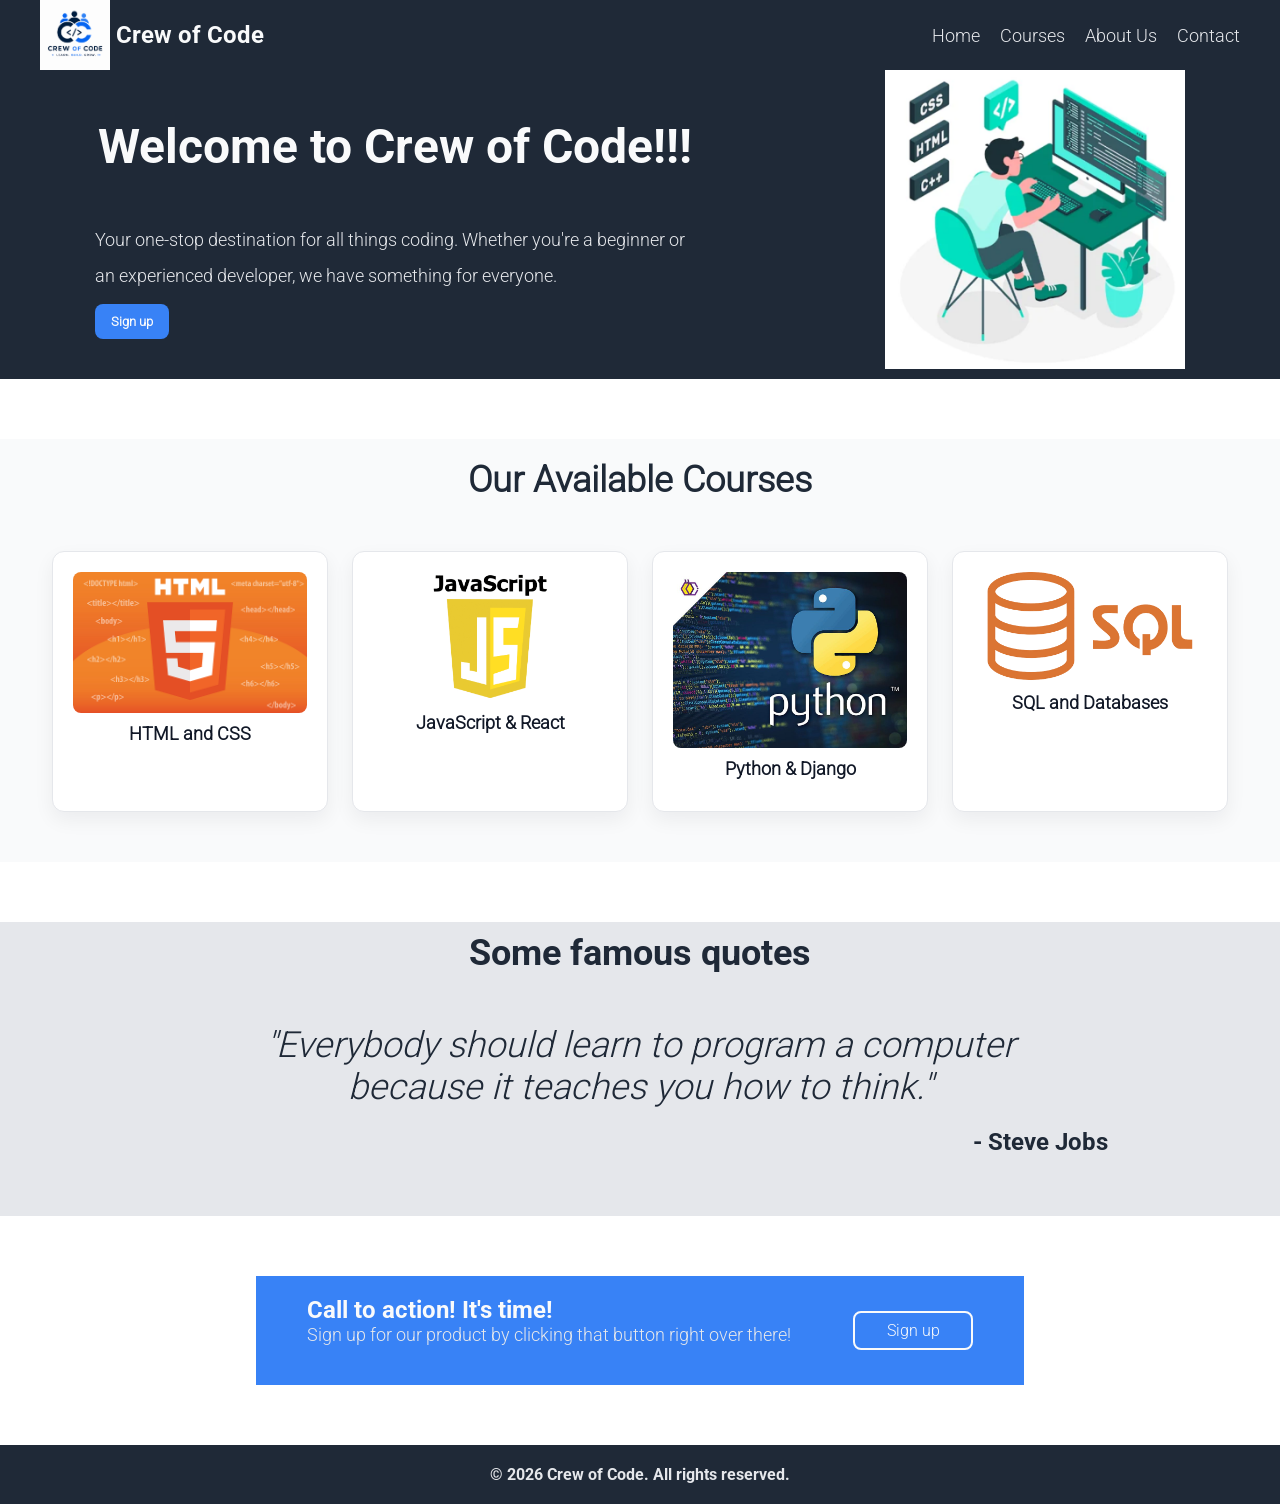
<file: index.html>
<!doctype html>
<html lang="en">
  <head>
    <meta charset="UTF-8" />
    <meta http-equiv="X-UA-Compatible" content="IE=edge" />
    <meta name="viewport" content="width=device-width, initial-scale=1.0" />
    <title>Crew of Code</title>
    <link rel="stylesheet" href="css/styles.css" />
  </head>
  <body>
    <header>
      <div class="header-content">
        <a href="index.html" class="logo">
          <img src="logo/logo.png" alt="Crew of Code Logo" />
          <span>Crew of Code</span>
        </a>
        <input type="checkbox" id="nav-toggle" class="nav-toggle" />
        <label
          for="nav-toggle"
          class="menu-toggle"
          aria-label="Toggle navigation"
        >
          <span></span>
          <span></span>
          <span></span>
        </label>
        <nav aria-label="Main Navigation">
          <ul>
            <li><a href="index.html">Home</a></li>
            <li><a href="./pages/course.html">Courses</a></li>
            <li><a href="./pages/about-us.html">About Us</a></li>
            <li><a href="./pages/contact-us.html">Contact</a></li>
          </ul>
        </nav>
      </div>
    </header>
    <main>
      <section id="hero" class="hero" aria-labelledby="hero-title">
        <div class="hero-content">
          <h1>Welcome to Crew of Code!!!</h1>
          <p>
            Your one-stop destination for all things coding. Whether you're a
            beginner or an experienced developer, we have something for
            everyone.
          </p>
          <a href="./pages/sign-up.html">
            <button class="hero-button">Sign up</button>
          </a>
        </div>
        <figure class="hero-image">
          <img src="images/coding.png" alt="Person coding on a computer" />
        </figure>
      </section>
      <section id="courses">
        <h2>Our Available Courses</h2>
        <div class="course-list">
          <div class="course-card">
            <figure>
              <a href="./pages/course.html">
                <img src="images/html.jpg" alt="HTML and CSS" />
                <figcaption>HTML and CSS</figcaption>
              </a>
            </figure>
          </div>
          <div class="course-card">
            <figure>
              <a href="./pages/course.html">
                <img src="images/javascript.jpg" alt="JavaScript" />
                <figcaption>JavaScript & React</figcaption>
              </a>
            </figure>
          </div>
          <div class="course-card">
            <figure>
              <a href="./pages/course.html">
                <img src="images/python.jpg" alt="Python" />
                <figcaption>Python & Django</figcaption>
              </a>
            </figure>
          </div>
          <div class="course-card">
            <figure>
              <a href="./pages/course.html">
                <img src="images/sql db.png" alt="SQL" />
                <figcaption>SQL and Databases</figcaption>
              </a>
            </figure>
          </div>
        </div>
      </section>
      <section id="quotes">
        <h2>Some famous quotes</h2>
        <blockquote>
          <p>
            "Everybody should learn to program a computer because it teaches you
            how to think."
          </p>
          <cite>- Steve Jobs</cite>
        </blockquote>
      </section>
      <section id="call-to-action">
        <div class="cta-content">
          <h4>Call to action! It's time!</h4>
          <p>
            Sign up for our product by clicking that button right over there!
          </p>
        </div>
        <a href="./pages/sign-up.html">
          <button>Sign up</button>
        </a>
      </section>
    </main>
    <footer>
      <p>&copy; 2026 Crew of Code. All rights reserved.</p>
    </footer>
  </body>
</html>
</file>
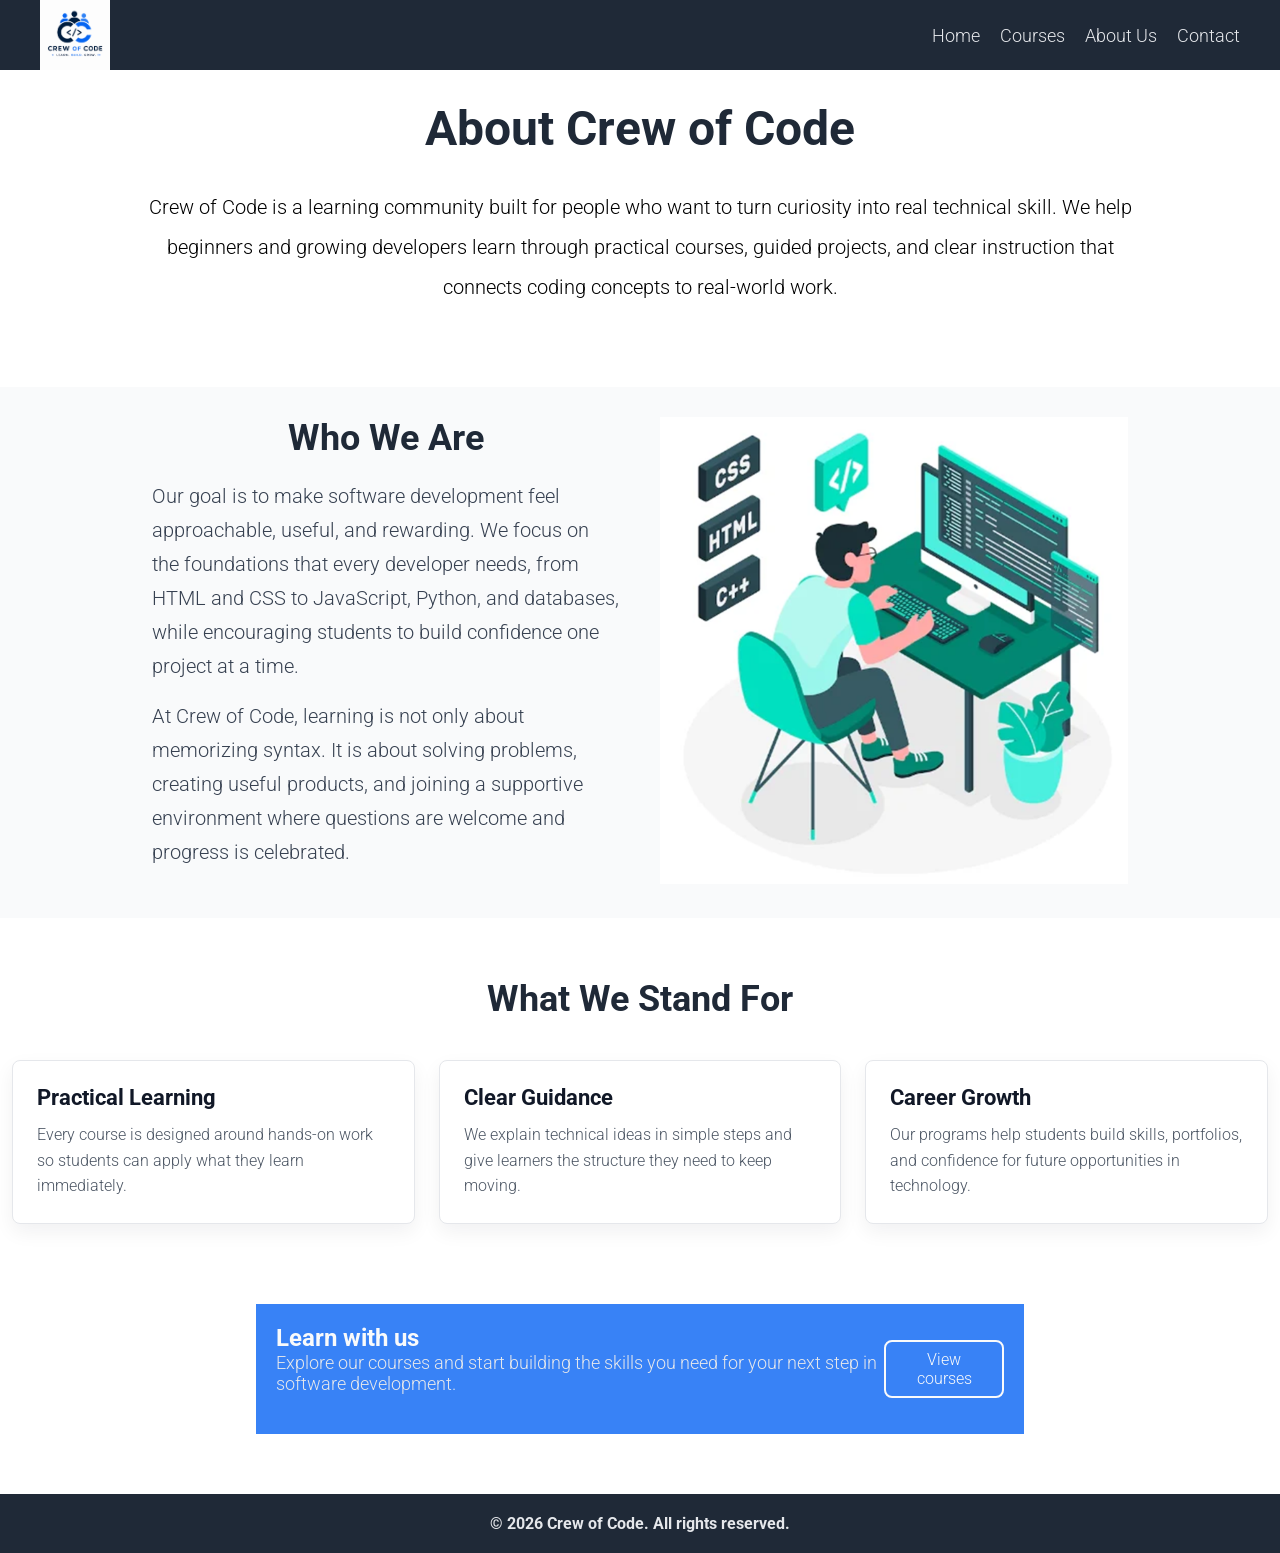
<file: pages/about-us.html>
<!doctype html>
<html lang="en">
  <head>
    <meta charset="UTF-8" />
    <meta http-equiv="X-UA-Compatible" content="IE=edge" />
    <meta name="viewport" content="width=device-width, initial-scale=1.0" />
    <title>Crew of Code | About Us</title>
    <link rel="stylesheet" href="../css/styles.css" />
  </head>
  <body>
    <header>
      <div class="header-content">
        <div class="logo">
          <img src="../logo/logo.png" alt="Crew of Code Logo" />
        </div>
        <nav>
          <ul>
            <li><a href="../index.html">Home</a></li>
            <li><a href="course.html">Courses</a></li>
            <li><a href="about-us.html">About Us</a></li>
            <li><a href="contact-us.html">Contact</a></li>
          </ul>
        </nav>
      </div>
    </header>
    <main>
      <section class="hero about-hero">
        <div class="hero-content-others">
          <h1>About Crew of Code</h1>
          <p>
            Crew of Code is a learning community built for people who want to
            turn curiosity into real technical skill. We help beginners and
            growing developers learn through practical courses, guided projects,
            and clear instruction that connects coding concepts to real-world
            work.
          </p>
        </div>
      </section>

      <section id="about-story">
        <div class="about-story-content">
          <div class="about-text">
            <h2>Who We Are</h2>
            <p>
              Our goal is to make software development feel approachable,
              useful, and rewarding. We focus on the foundations that every
              developer needs, from HTML and CSS to JavaScript, Python, and
              databases, while encouraging students to build confidence one
              project at a time.
            </p>
            <p>
              At Crew of Code, learning is not only about memorizing syntax. It
              is about solving problems, creating useful products, and joining a
              supportive environment where questions are welcome and progress is
              celebrated.
            </p>
          </div>
          <div class="about-image">
            <img src="../images/coding.png" alt="Students learning to code" />
          </div>
        </div>
      </section>

      <section id="about-values">
        <h2>What We Stand For</h2>
        <div class="value-list">
          <div class="value-card">
            <h3>Practical Learning</h3>
            <p>
              Every course is designed around hands-on work so students can
              apply what they learn immediately.
            </p>
          </div>
          <div class="value-card">
            <h3>Clear Guidance</h3>
            <p>
              We explain technical ideas in simple steps and give learners the
              structure they need to keep moving.
            </p>
          </div>
          <div class="value-card">
            <h3>Career Growth</h3>
            <p>
              Our programs help students build skills, portfolios, and
              confidence for future opportunities in technology.
            </p>
          </div>
        </div>
      </section>

      <section id="call-to-action">
        <div class="cta-content">
          <h4>Learn with us</h4>
          <p>
            Explore our courses and start building the skills you need for your
            next step in software development.
          </p>
        </div>
        <a href="course.html">
          <button>View courses</button>
        </a>
      </section>
    </main>
    <footer>
      <p>&copy; 2026 Crew of Code. All rights reserved.</p>
    </footer>
  </body>
</html>
</file>
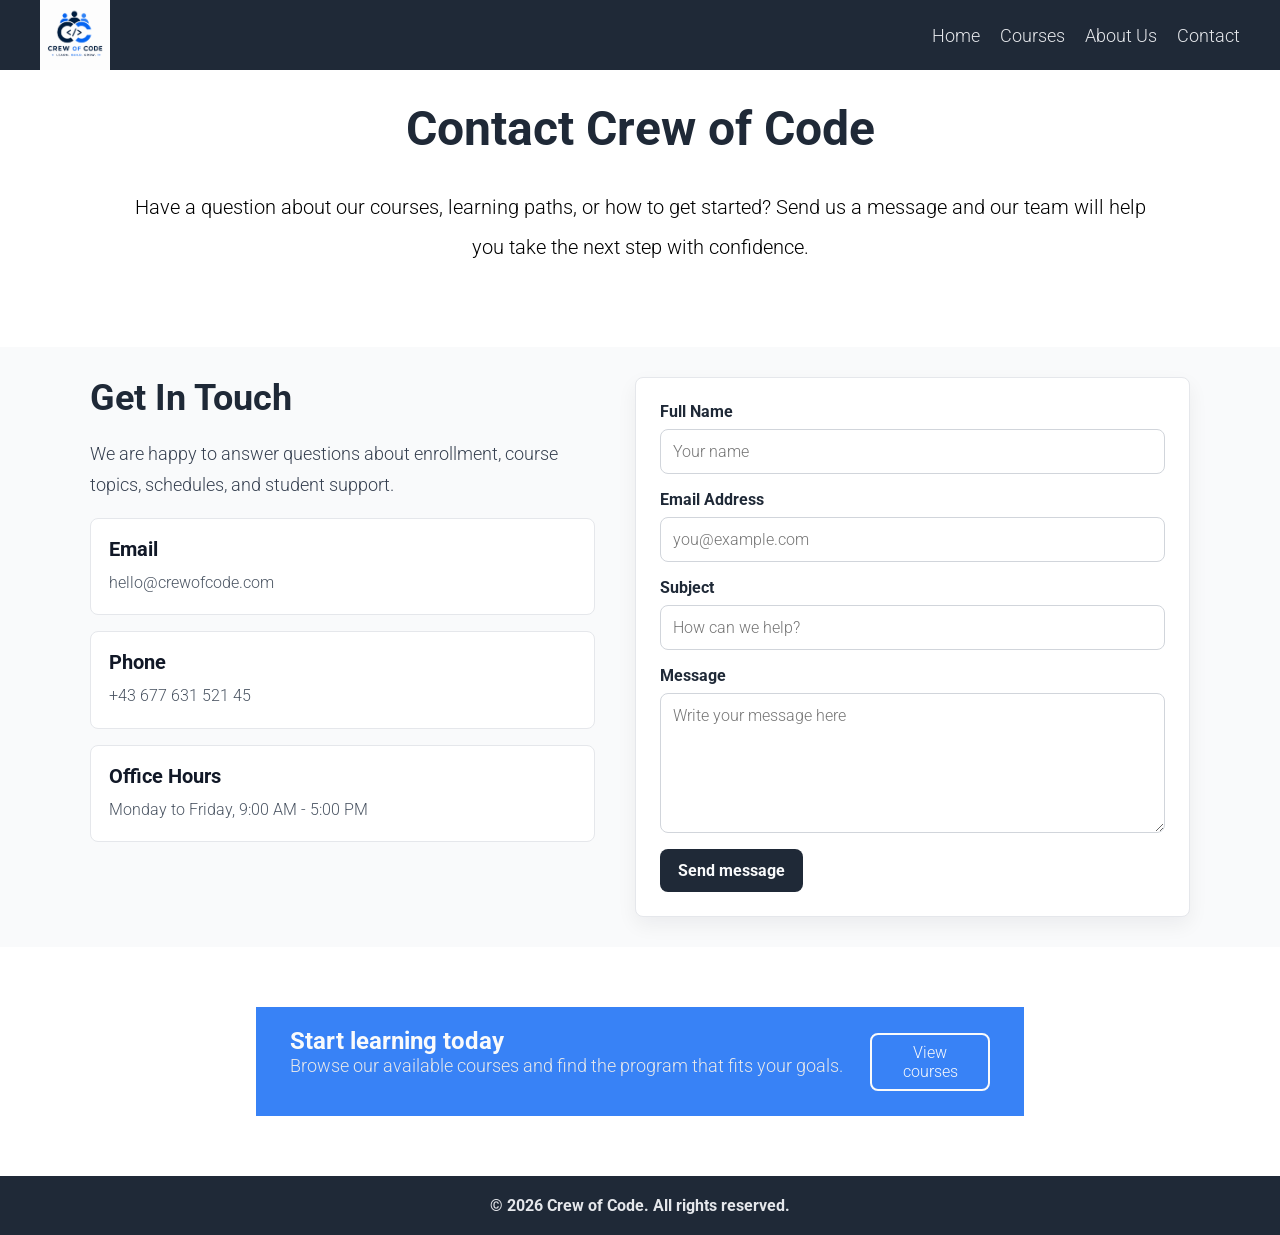
<file: pages/contact-us.html>
<!doctype html>
<html lang="en">
  <head>
    <meta charset="UTF-8" />
    <meta http-equiv="X-UA-Compatible" content="IE=edge" />
    <meta name="viewport" content="width=device-width, initial-scale=1.0" />
    <title>Crew of Code | Contact Us</title>
    <link rel="stylesheet" href="../css/styles.css" />
  </head>
  <body>
    <header>
      <div class="header-content">
        <div class="logo">
          <img src="../logo/logo.png" alt="Crew of Code Logo" />
        </div>
        <nav>
          <ul>
            <li><a href="../index.html">Home</a></li>
            <li><a href="course.html">Courses</a></li>
            <li><a href="about-us.html">About Us</a></li>
            <li><a href="contact-us.html">Contact</a></li>
          </ul>
        </nav>
      </div>
    </header>
    <main>
      <section class="hero contact-hero">
        <div class="hero-content-others">
          <h1>Contact Crew of Code</h1>
          <p>
            Have a question about our courses, learning paths, or how to get
            started? Send us a message and our team will help you take the next
            step with confidence.
          </p>
        </div>
      </section>

      <section id="contact-section">
        <div class="contact-content">
          <div class="contact-info">
            <h2>Get In Touch</h2>
            <p>
              We are happy to answer questions about enrollment, course topics,
              schedules, and student support.
            </p>

            <div class="contact-detail">
              <h3>Email</h3>
              <p>hello@crewofcode.com</p>
            </div>
            <div class="contact-detail">
              <h3>Phone</h3>
              <p>+43 677 631 521 45</p>
            </div>
            <div class="contact-detail">
              <h3>Office Hours</h3>
              <p>Monday to Friday, 9:00 AM - 5:00 PM</p>
            </div>
          </div>

          <form class="contact-form">
            <label for="name">Full Name</label>
            <input type="text" id="name" name="name" placeholder="Your name" />

            <label for="email">Email Address</label>
            <input
              type="email"
              id="email"
              name="email"
              placeholder="you@example.com"
            />

            <label for="subject">Subject</label>
            <input
              type="text"
              id="subject"
              name="subject"
              placeholder="How can we help?"
            />

            <label for="message">Message</label>
            <textarea
              id="message"
              name="message"
              rows="6"
              placeholder="Write your message here"
            ></textarea>

            <button type="submit">Send message</button>
          </form>
        </div>
      </section>

      <section id="call-to-action">
        <div class="cta-content">
          <h4>Start learning today</h4>
          <p>
            Browse our available courses and find the program that fits your
            goals.
          </p>
        </div>
        <a href="course.html">
          <button>View courses</button>
        </a>
      </section>
    </main>
    <footer>
      <p>&copy; 2026 Crew of Code. All rights reserved.</p>
    </footer>
  </body>
</html>
</file>
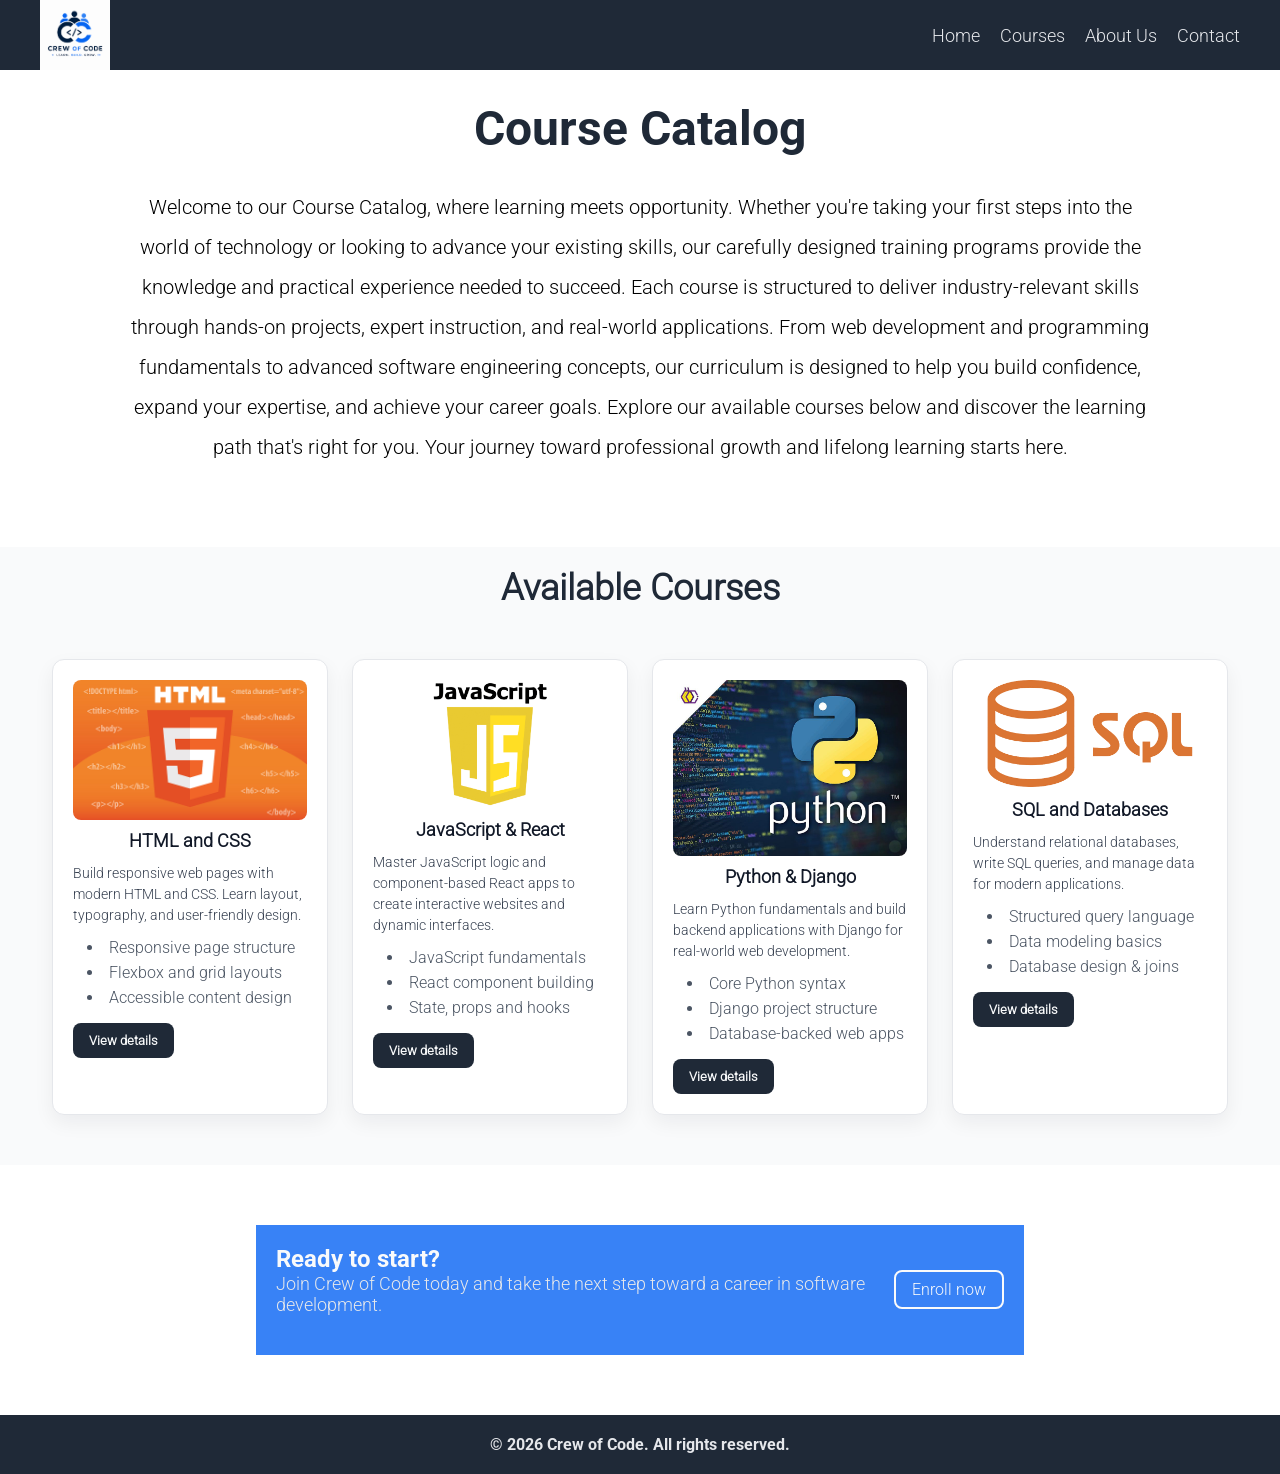
<file: pages/course.html>
<!doctype html>
<html lang="en">
  <head>
    <meta charset="UTF-8" />
    <meta http-equiv="X-UA-Compatible" content="IE=edge" />
    <meta name="viewport" content="width=device-width, initial-scale=1.0" />
    <title>Crew of Code | Courses</title>
    <link rel="stylesheet" href="../css/styles.css" />
  </head>
  <body>
    <header>
      <div class="header-content">
        <div class="logo">
          <img src="../logo/logo.png" alt="Crew of Code Logo" />
        </div>
        <nav>
          <ul>
            <li><a href="../index.html">Home</a></li>
            <li><a href="course.html">Courses</a></li>
            <li><a href="about-us.html">About Us</a></li>
            <li><a href="contact-us.html">Contact</a></li>
          </ul>
        </nav>
      </div>
    </header>
    <main>
      <section class="hero course-hero">
        <div class="hero-content-others">
          <h1>Course Catalog</h1>
          <p>
            Welcome to our Course Catalog, where learning meets opportunity.
            Whether you're taking your first steps into the world of technology
            or looking to advance your existing skills, our carefully designed
            training programs provide the knowledge and practical experience
            needed to succeed. Each course is structured to deliver
            industry-relevant skills through hands-on projects, expert
            instruction, and real-world applications. From web development and
            programming fundamentals to advanced software engineering concepts,
            our curriculum is designed to help you build confidence, expand your
            expertise, and achieve your career goals. Explore our available
            courses below and discover the learning path that's right for you.
            Your journey toward professional growth and lifelong learning starts
            here.
          </p>
        </div>
      </section>
      <section id="courses">
        <h2>Available Courses</h2>
        <div class="course-list">
          <div class="course-card">
            <figure>
              <img src="../images/html.jpg" alt="HTML and CSS" />
              <figcaption>HTML and CSS</figcaption>
            </figure>
            <p>
              Build responsive web pages with modern HTML and CSS. Learn layout,
              typography, and user-friendly design.
            </p>
            <ul>
              <li>Responsive page structure</li>
              <li>Flexbox and grid layouts</li>
              <li>Accessible content design</li>
            </ul>
            <button class="course-button">View details</button>
          </div>
          <div class="course-card">
            <figure>
              <img src="../images/javascript.jpg" alt="JavaScript" />
              <figcaption>JavaScript & React</figcaption>
            </figure>
            <p>
              Master JavaScript logic and component-based React apps to create
              interactive websites and dynamic interfaces.
            </p>
            <ul>
              <li>JavaScript fundamentals</li>
              <li>React component building</li>
              <li>State, props and hooks</li>
            </ul>
            <button class="course-button">View details</button>
          </div>
          <div class="course-card">
            <figure>
              <img src="../images/python.jpg" alt="Python" />
              <figcaption>Python & Django</figcaption>
            </figure>
            <p>
              Learn Python fundamentals and build backend applications with
              Django for real-world web development.
            </p>
            <ul>
              <li>Core Python syntax</li>
              <li>Django project structure</li>
              <li>Database-backed web apps</li>
            </ul>
            <button class="course-button">View details</button>
          </div>
          <div class="course-card">
            <figure>
              <img src="../images/sql db.png" alt="SQL" />
              <figcaption>SQL and Databases</figcaption>
            </figure>
            <p>
              Understand relational databases, write SQL queries, and manage
              data for modern applications.
            </p>
            <ul>
              <li>Structured query language</li>
              <li>Data modeling basics</li>
              <li>Database design & joins</li>
            </ul>
            <button class="course-button">View details</button>
          </div>
        </div>
      </section>
      <section id="call-to-action">
        <div class="cta-content">
          <h4>Ready to start?</h4>
          <p>
            Join Crew of Code today and take the next step toward a career in
            software development.
          </p>
        </div>
        <button>Enroll now</button>
      </section>
    </main>
    <footer>
      <p>&copy; 2026 Crew of Code. All rights reserved.</p>
    </footer>
  </body>
</html>
</file>
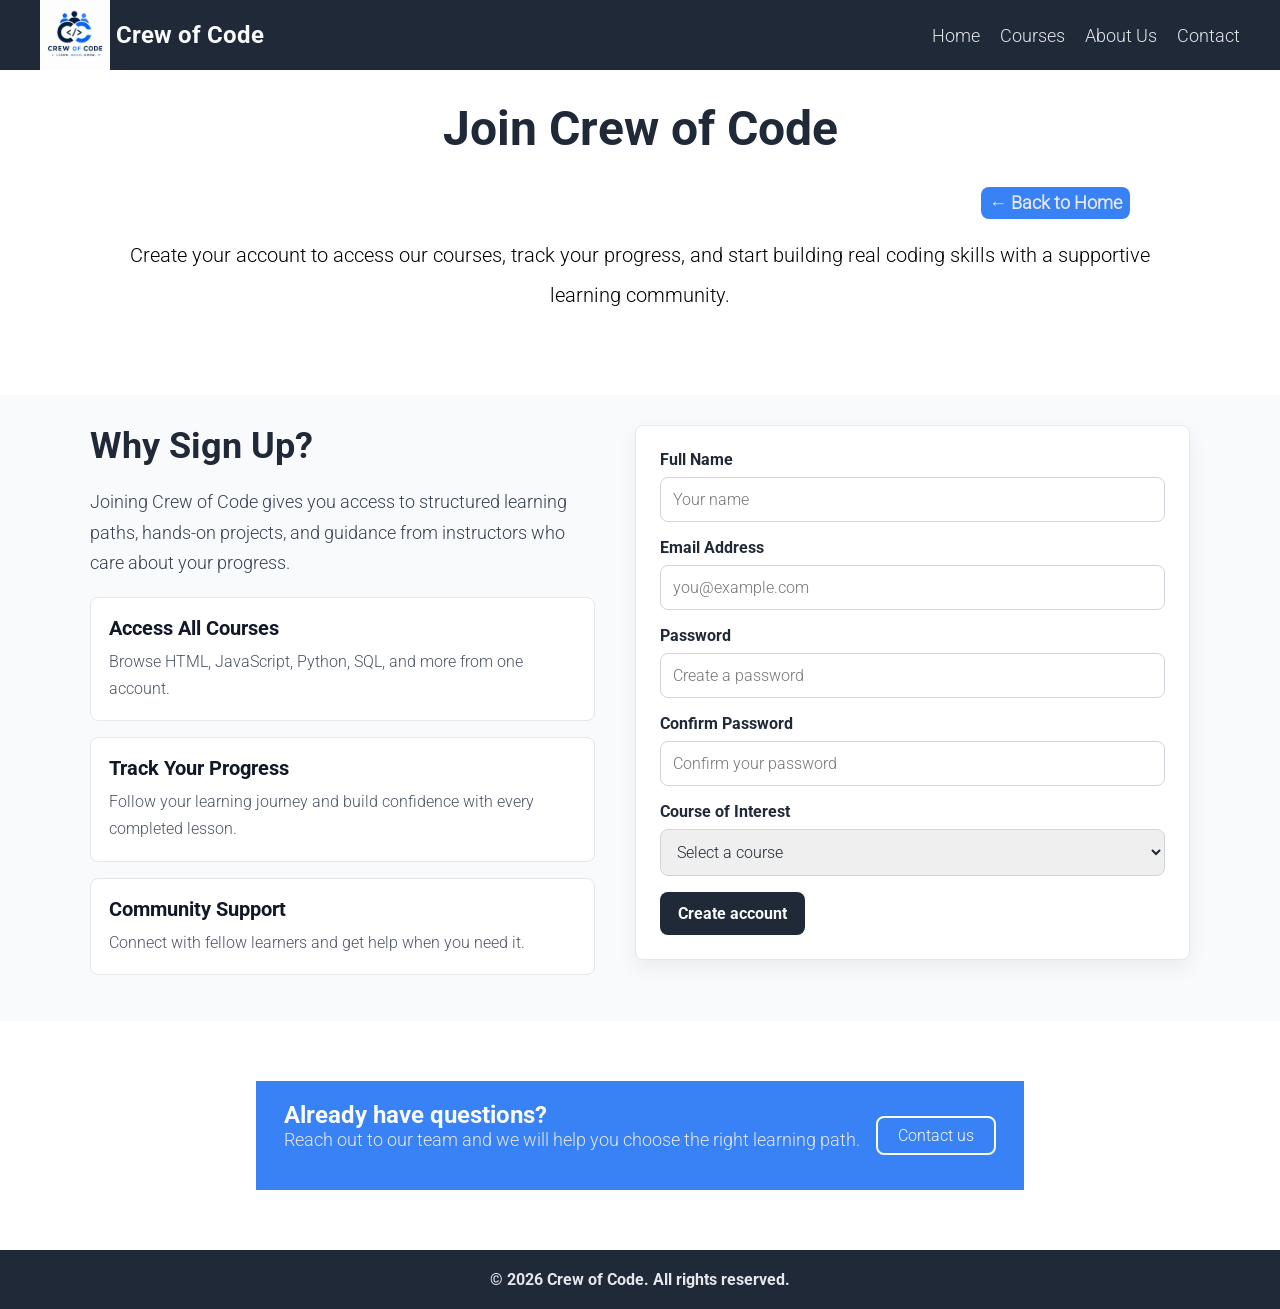
<file: pages/sign-up.html>
<!doctype html>
<html lang="en">
  <head>
    <meta charset="UTF-8" />
    <meta http-equiv="X-UA-Compatible" content="IE=edge" />
    <meta name="viewport" content="width=device-width, initial-scale=1.0" />
    <title>Crew of Code | Sign Up</title>
    <link rel="stylesheet" href="../css/styles.css" />
  </head>
  <body>
    <header>
      <div class="header-content">
        <div class="logo">
          <a href="../index.html" class="logo">
            <img src="../logo/logo.png" alt="Crew of Code Logo" />
            <span>Crew of Code</span>
          </a>
        </div>
        <input type="checkbox" id="nav-toggle" class="nav-toggle" />
        <label
          for="nav-toggle"
          class="menu-toggle"
          aria-label="Toggle navigation"
        >
          <span></span>
          <span></span>
          <span></span>
        </label>
        <nav>
          <ul>
            <li><a href="../index.html">Home</a></li>
            <li><a href="course.html">Courses</a></li>
            <li><a href="about-us.html">About Us</a></li>
            <li><a href="contact-us.html">Contact</a></li>
          </ul>
        </nav>
      </div>
    </header>
    <main>
      <section class="hero contact-hero">
        <div class="hero-content-others">
          <h1>Join Crew of Code</h1>
          <a href="../index.html">
            <button id="back-home">← Back to Home</button>
          </a>
          <p>
            Create your account to access our courses, track your progress, and
            start building real coding skills with a supportive learning
            community.
          </p>
        </div>
      </section>

      <section id="sign-up-section">
        <div class="sign-up-content">
          <div class="sign-up-info">
            <h2>Why Sign Up?</h2>
            <p>
              Joining Crew of Code gives you access to structured learning paths,
              hands-on projects, and guidance from instructors who care about
              your progress.
            </p>

            <div class="sign-up-detail">
              <h3>Access All Courses</h3>
              <p>
                Browse HTML, JavaScript, Python, SQL, and more from one account.
              </p>
            </div>
            <div class="sign-up-detail">
              <h3>Track Your Progress</h3>
              <p>
                Follow your learning journey and build confidence with every
                completed lesson.
              </p>
            </div>
            <div class="sign-up-detail">
              <h3>Community Support</h3>
              <p>
                Connect with fellow learners and get help when you need it.
              </p>
            </div>
          </div>

          <form class="sign-up-form">
            <label for="name">Full Name</label>
            <input
              type="text"
              id="name"
              name="name"
              placeholder="Your name"
              required
            />

            <label for="email">Email Address</label>
            <input
              type="email"
              id="email"
              name="email"
              placeholder="you@example.com"
              required
            />

            <label for="password">Password</label>
            <input
              type="password"
              id="password"
              name="password"
              placeholder="Create a password"
              required
            />

            <label for="confirm-password">Confirm Password</label>
            <input
              type="password"
              id="confirm-password"
              name="confirm-password"
              placeholder="Confirm your password"
              required
            />

            <label for="course-interest">Course of Interest</label>
            <select id="course-interest" name="course-interest" required>
              <option value="">Select a course</option>
              <option value="html-css">HTML and CSS</option>
              <option value="javascript-react">JavaScript & React</option>
              <option value="python-django">Python & Django</option>
              <option value="sql-databases">SQL and Databases</option>
            </select>

            <button type="submit">Create account</button>
          </form>
        </div>
      </section>

      <section id="call-to-action">
        <div class="cta-content">
          <h4>Already have questions?</h4>
          <p>
            Reach out to our team and we will help you choose the right learning
            path.
          </p>
        </div>
        <a href="contact-us.html">
          <button>Contact us</button>
        </a>
      </section>
    </main>
    <footer>
      <p>&copy; 2026 Crew of Code. All rights reserved.</p>
    </footer>
  </body>
</html>
</file>
<file: css/styles.css>
@font-face {
    font-family: Roboto;
    src: url("../fonts/static/Roboto-Light.ttf") format("truetype");
    font-display: swap;
}

@font-face {
    font-family: Roboto-Bold;
    src: url("../fonts/static/Roboto-Bold.ttf") format("truetype");
    font-weight: bold;
    font-display: swap;
}

* {
    margin: 0;
    padding: 0;
    box-sizing: border-box;
    font-family: Roboto;
}

body {
    margin: 0 auto;
    min-height: 100vh;
}

header {
    margin: 0 auto;
    background-color: #1F2937;
    justify-content: space-around;
}

header .header-content {
    display: flex;
    justify-content: space-between;
    width: calc(100% - 24px);
    max-width: 1200px;
    margin: 0 auto;
    align-items: center;
}

header a {
    color: #E5E7EB;
    text-decoration: none;
}

header .header-content {
    position: relative;
}

header nav {
    margin: 0;
    display: flex;
    font-size: 18px;
}

header nav ul {
    list-style: none;
    display: flex;
    gap: 20px;
    margin: 0;
    padding: 0;
}

.nav-toggle {
    display: none;
}

.menu-toggle {
    display: none;
    cursor: pointer;
    background: transparent;
    border: none;
    padding: 8px;
}

.menu-toggle span {
    display: block;
    width: 24px;
    height: 3px;
    background: #E5E7EB;
    margin: 4px 0;
    border-radius: 2px;
}

.hero-content-others {
    display: flex;
    flex-direction: column;
    align-items: flex-start;
}

.hero-content-others > a {
    align-self: flex-end;
    margin-bottom: 16px;
    margin-right: 150px;
}

#back-home {
    color: #E5E7EB;
    text-decoration: none;
    background-color: #3882F6;
    border: none;
    border-radius: 8px;
    padding: 5px 8px;
    cursor: pointer;
    font-weight: bold;
    font-size: 18px;
    align-items: center;
}

#hero {
    display: flex;
    flex-direction: row;
    justify-content: space-around;
    background-color: #1F2937;
    align-items: left;
    margin: 0 auto;
}

.hero .hero-content {
    display: flex;
    flex-direction: column;
    width: calc(100% - 24px);
    max-width: 600px;
    align-items: left;
    margin-bottom: 40px;
}

.hero .hero-content h1 {
    margin: auto;
    font-size: 48px;
    font-weight: 800;
    color: #F9FAFB;
    font-family: Roboto-Bold;
    max-width: 800px;
}

.hero .hero-content p {
    margin-bottom: 10px;
    font-size: 18px;
    line-height: 2.0;
    font-family: Roboto;
    color: #E5E7EB;
}

.hero .hero-content button {
    background-color: #3882F6;
    color: #F9FAFB;
    border: none;
    border-radius: 8px;
    padding: 10px 16px;
    cursor: pointer;
    font-weight: 700;
}

.hero .hero-content button:hover {
    background-color: #2a6bc0;
}

#hero .hero-image {
    width: 300px;
    height: auto;
    margin-bottom: 10px;
}

#hero .hero-image img {
    max-width: 100%;
    height: auto;
    display: block;
}

.hero-content-others h1 {
    color: #1F2937;
    font-size: 48px;
    max-width: 800px;
    margin: 30px auto;
    font-family: Roboto-Bold;
    font-weight: 800;
    text-align: center;
}

.hero-content-others p {
    margin: 0 auto 20px;
    font-size: 20px;
    max-width: 80%;
    line-height: 2.0;
    text-align: center;
}

.logo {
    display: flex;
    align-items: center;
    gap: 6px;
}

.logo img {
    width: 70px;
    height: auto;
    display: block;
}

.logo span {
    color: #F9FAFB;
    font-family: Roboto-Bold;
    font-size: 24px;
    font-weight: bold;
    text-align: center;
}
footer {
    background-color: #1F2937;
    color: #E5E7EB;
    text-align: center;
    padding: 20px;
    width: 100%;
}

footer p {
    margin: 0;
    font-family: Roboto-Bold;
}

#quotes {
    background-color: #E5E7EB;
    padding: 10px;
    text-align: center;
}

#quotes h2 {
    color: #1F2937;
    font-size: 36px;
    font-family: Roboto-Bold;
    font-weight: 800;
    margin-bottom: 20px;
}

#quotes blockquote {
   text-align: center;
   font-style: italic;
   margin: 50px auto;
}

#quotes p {
    color: #1F2937;
    font-size: 36px;
    font-style: light italic;
    margin: 20px auto;
    max-width: 70%;
    cursor: pointer;
}

#quotes cite {
    color: #1F2937;
    font-size: 24px;
    font-weight: 800;
    font-style: normal;
    display: block;
    font-family: Roboto-Bold;
    margin-left: 800px;
}   

#call-to-action {
    display: flex;
    margin: 60px auto 60px;
    flex-direction: row;
    justify-content: space-around;
    align-items: center;
    background-color: #3882F6;
    padding: 20px;
    text-align: center;
    width: 60%;
    
}

.cta-content {
    text-align: left;
}

#call-to-action h4 {
    color: #F9FAFB;
    font-family: Roboto-Bold;
    font-size: 24px;
    font-weight: 700;
    margin-bottom: 0;
}

#call-to-action p {
    color: #E5E7EB;
    font-size: 18px;
    margin-bottom: 20px;
}

#call-to-action button {
    background-color: #3882F6;
    color: #F9FAFB;
    border: 2px solid #F9FAFB;
    border-radius: 8px;
    border-color: #F9FAFB;
    padding: 8px 16px;
    font-size: 16px;
    cursor: pointer;
    width: 120px;
}

#call-to-action button:hover {
    background-color: #2a6bc0;
}

#courses {
    margin: 60px auto 60px;
    background-color: #F9FAFB;
    padding: 20px;
    text-align: center;
}

.course-list {
    display: flex;
    flex-wrap: wrap;
    justify-content: center;
    gap: 24px;
    padding: 30px 12px;
    max-width: 1200px;
    margin: 0 auto;
}

.course-card {
    background-color: #ffffff;
    border: 1px solid #e5e7eb;
    border-radius: 12px;
    box-shadow: 0 8px 20px rgba(15, 23, 42, 0.06);
    padding: 20px;
    width: calc(25% - 18px);
    text-align: left;
    transition: transform 180ms ease, box-shadow 180ms ease;
}

.course-card:hover {
    transform: translateY(-6px);
    box-shadow: 0 18px 40px rgba(15, 23, 42, 0.12);
    cursor: pointer;
}

.hero course-hero h1 {
    color: #1F2937;
    font-size: 48px;
    font-family: Roboto-Bold;
    font-weight: 800;
    margin-bottom: 20px;
}

.course-card a {
    color: inherit;
    text-decoration: none;
}

.course-card figure {
    margin: 0 0 12px;
}

.course-card img {
    width: 100%;
    height: auto;
    border-radius: 8px;
    display: block;
}

.course-card figcaption {
    margin-top: 10px;
    color: #111827;
    font-size: 18px;
    font-weight: 700;
    text-align: center;
}

.course-card p {
    color: #374151;
    font-size: 14px;
    line-height: 1.5;
    margin: 12px 0;
}

.course-card ul {
    list-style: disc inside;
    color: #4b5563;
    margin: 0 0 16px;
    padding-left: 14px;
}

.course-card li { margin-bottom: 6px; }

.course-button {
    display: inline-block;
    background-color: #1F2937;
    color: #F9FAFB;
    border: none;
    border-radius: 8px;
    padding: 10px 16px;
    cursor: pointer;
    font-weight: 700;
}

@media (max-width: 900px) {
    .course-card { width: calc(50% - 12px); }
}

@media (max-width: 600px) {
    .course-card { width: 100%; }
}

#courses h2 {
    color: #1F2937;
    font-size: 36px;
    font-weight: 700;
    margin-bottom: 20px;
}

#about-story {
    background-color: #F9FAFB;
    margin: 60px auto;
    padding: 30px;
}

.about-story-content {
    display: flex;
    align-items: flex-start;
    justify-content: flex-start;
    gap: 40px;
    max-width: 80%;
    margin: 0 auto;
}

.about-text {
    flex: 1;
}

.about-text p {
    color: #374151;
    font-size: 20px;
    line-height: 1.7;
    margin-bottom: 16px;
    text-align: left;
}


.about-text h2,
#about-values h2 {
    color: #1F2937;
    font-size: 36px;
    font-family: Roboto-Bold;
    font-weight: 800;
    margin-bottom: 20px;
    text-align: center;
}

.about-image {
    flex: 1;
    text-align: center;
}

.about-image img {
    max-width: 100%;
    height: auto;
}

#about-values {
    margin: 60px auto;
    text-align: center;
}

.value-list {
    display: flex;
    justify-content: center;
    gap: 24px;
    flex-wrap: wrap;
    padding: 20px 12px;
}

.value-card {
    background-color: #ffffff;
    border: 1px solid #e5e7eb;
    border-radius: 8px;
    box-shadow: 0 8px 20px rgba(15, 23, 42, 0.06);
    padding: 24px;
    text-align: left;
    width: calc(33.333% - 16px);
}

.value-card h3 {
    color: #111827;
    font-family: Roboto-Bold;
    font-size: 22px;
    margin-bottom: 12px;
}

.value-card p {
    color: #4b5563;
    font-size: 16px;
    line-height: 1.6;
}

@media (max-width: 900px) {
    .about-story-content {
        flex-direction: column;
    }

    .value-card {
        width: calc(50% - 12px);
    }
}

@media (max-width: 600px) {
    .value-card {
        width: 100%;
    }
}

#contact-section {
    background-color: #F9FAFB;
    margin: 60px auto;
    padding: 30px;
}

.contact-content {
    display: flex;
    align-items: flex-start;
    justify-content: center;
    gap: 40px;
    max-width: 1100px;
    margin: 0 auto;
}

.contact-info,
.contact-form {
    flex: 1;
}

.contact-info h2 {
    color: #1F2937;
    font-family: Roboto-Bold;
    font-size: 36px;
    font-weight: 800;
    margin-bottom: 20px;
}

.contact-info p {
    color: #374151;
    font-size: 18px;
    line-height: 1.7;
    margin-bottom: 18px;
}

.contact-detail {
    background-color: #ffffff;
    border: 1px solid #e5e7eb;
    border-radius: 8px;
    margin-bottom: 16px;
    padding: 18px;
}

.contact-detail h3 {
    color: #111827;
    font-family: Roboto-Bold;
    font-size: 20px;
    margin-bottom: 8px;
}

.contact-detail p {
    color: #4b5563;
    font-size: 16px;
    margin-bottom: 0;
}

.contact-form {
    background-color: #ffffff;
    border: 1px solid #e5e7eb;
    border-radius: 8px;
    box-shadow: 0 8px 20px rgba(15, 23, 42, 0.06);
    padding: 24px;
}

.contact-form label {
    color: #1F2937;
    display: block;
    font-family: Roboto-Bold;
    font-size: 16px;
    margin-bottom: 8px;
}

.contact-form input,
.contact-form textarea {
    border: 1px solid #d1d5db;
    border-radius: 8px;
    color: #1F2937;
    display: block;
    font-size: 16px;
    margin-bottom: 16px;
    padding: 12px;
    width: 100%;
}

.contact-form textarea {
    resize: vertical;
}

.contact-form button {
    background-color: #1F2937;
    border: none;
    border-radius: 8px;
    color: #F9FAFB;
    cursor: pointer;
    font-family: Roboto-Bold;
    font-size: 16px;
    padding: 12px 18px;
}

.contact-form button:hover {
    background-color: #111827;
}

#sign-up-section {
    background-color: #F9FAFB;
    margin: 60px auto;
    padding: 30px;
}

.sign-up-content {
    display: flex;
    align-items: flex-start;
    justify-content: center;
    gap: 40px;
    max-width: 1100px;
    margin: 0 auto;
}

.sign-up-info,
.sign-up-form {
    flex: 1;
}

.sign-up-info h2 {
    color: #1F2937;
    font-family: Roboto-Bold;
    font-size: 36px;
    font-weight: 800;
    margin-bottom: 20px;
}

.sign-up-info p {
    color: #374151;
    font-size: 18px;
    line-height: 1.7;
    margin-bottom: 18px;
}

.sign-up-detail {
    background-color: #ffffff;
    border: 1px solid #e5e7eb;
    border-radius: 8px;
    margin-bottom: 16px;
    padding: 18px;
}

.sign-up-detail h3 {
    color: #111827;
    font-family: Roboto-Bold;
    font-size: 20px;
    margin-bottom: 8px;
}

.sign-up-detail p {
    color: #4b5563;
    font-size: 16px;
    margin-bottom: 0;
}

.sign-up-form {
    background-color: #ffffff;
    border: 1px solid #e5e7eb;
    border-radius: 8px;
    box-shadow: 0 8px 20px rgba(15, 23, 42, 0.06);
    padding: 24px;
}

.sign-up-form label {
    color: #1F2937;
    display: block;
    font-family: Roboto-Bold;
    font-size: 16px;
    margin-bottom: 8px;
}

.sign-up-form input,
.sign-up-form select {
    border: 1px solid #d1d5db;
    border-radius: 8px;
    color: #1F2937;
    display: block;
    font-size: 16px;
    margin-bottom: 16px;
    padding: 12px;
    width: 100%;
}

.sign-up-form button {
    background-color: #1F2937;
    border: none;
    border-radius: 8px;
    color: #F9FAFB;
    cursor: pointer;
    font-family: Roboto-Bold;
    font-size: 16px;
    padding: 12px 18px;
}

.sign-up-form button:hover {
    background-color: #111827;
}

@media (max-width: 900px) {
    .contact-content,
    .sign-up-content {
        flex-direction: column;
    }
}

@media (max-width: 768px) {
    body {
        max-width: 100%;
        padding: 0 16px;
    }

    header .header-content,
    #hero,
    #call-to-action,
    .about-story-content,
    .contact-content,
    .sign-up-content {
        flex-direction: column;
        align-items: center;
    }

    #hero .hero-content,
    .cta-content {
        text-align: center;
    }

    #call-to-action {
        width: 100%;
    }

    #quotes cite {
        margin-left: 0;
        text-align: center;
    }
}

@media (max-width: 768px) {
    .menu-toggle {
        display: block;
    }

    header nav {
        display: none;
        position: absolute;
        top: 72px;
        right: 12px;
        background: #1F2937;
        border-radius: 12px;
        padding: 16px;
        box-shadow: 0 10px 30px rgba(0, 0, 0, 0.15);
        z-index: 100;
        width: calc(100% - 24px);
        max-width: 320px;
    }

    header nav::before,
    header nav::after {
        content: '';
        position: absolute;
        left: 24px;
        width: 0;
        height: 0;
        border-left: 10px solid transparent;
        border-right: 10px solid transparent;
    }

    header nav::before {
        top: -10px;
        border-bottom: 10px solid #1F2937;
    }

    header nav::after {
        bottom: -10px;
        border-top: 10px solid #1F2937;
    }

    header nav ul {
        flex-direction: column;
        gap: 12px;
    }

    .nav-toggle:checked + .menu-toggle + nav {
        display: block;
    }
}

@media (max-width: 480px) {
    .hero .hero-content h1,
    .hero .hero-content-others h1 {
        font-size: 32px;
    }

    .hero-image {
        width: 100%;
        max-width: 300px;
    }

    #quotes p {
        font-size: 24px;
        max-width: 100%;
    }
}
</file>
